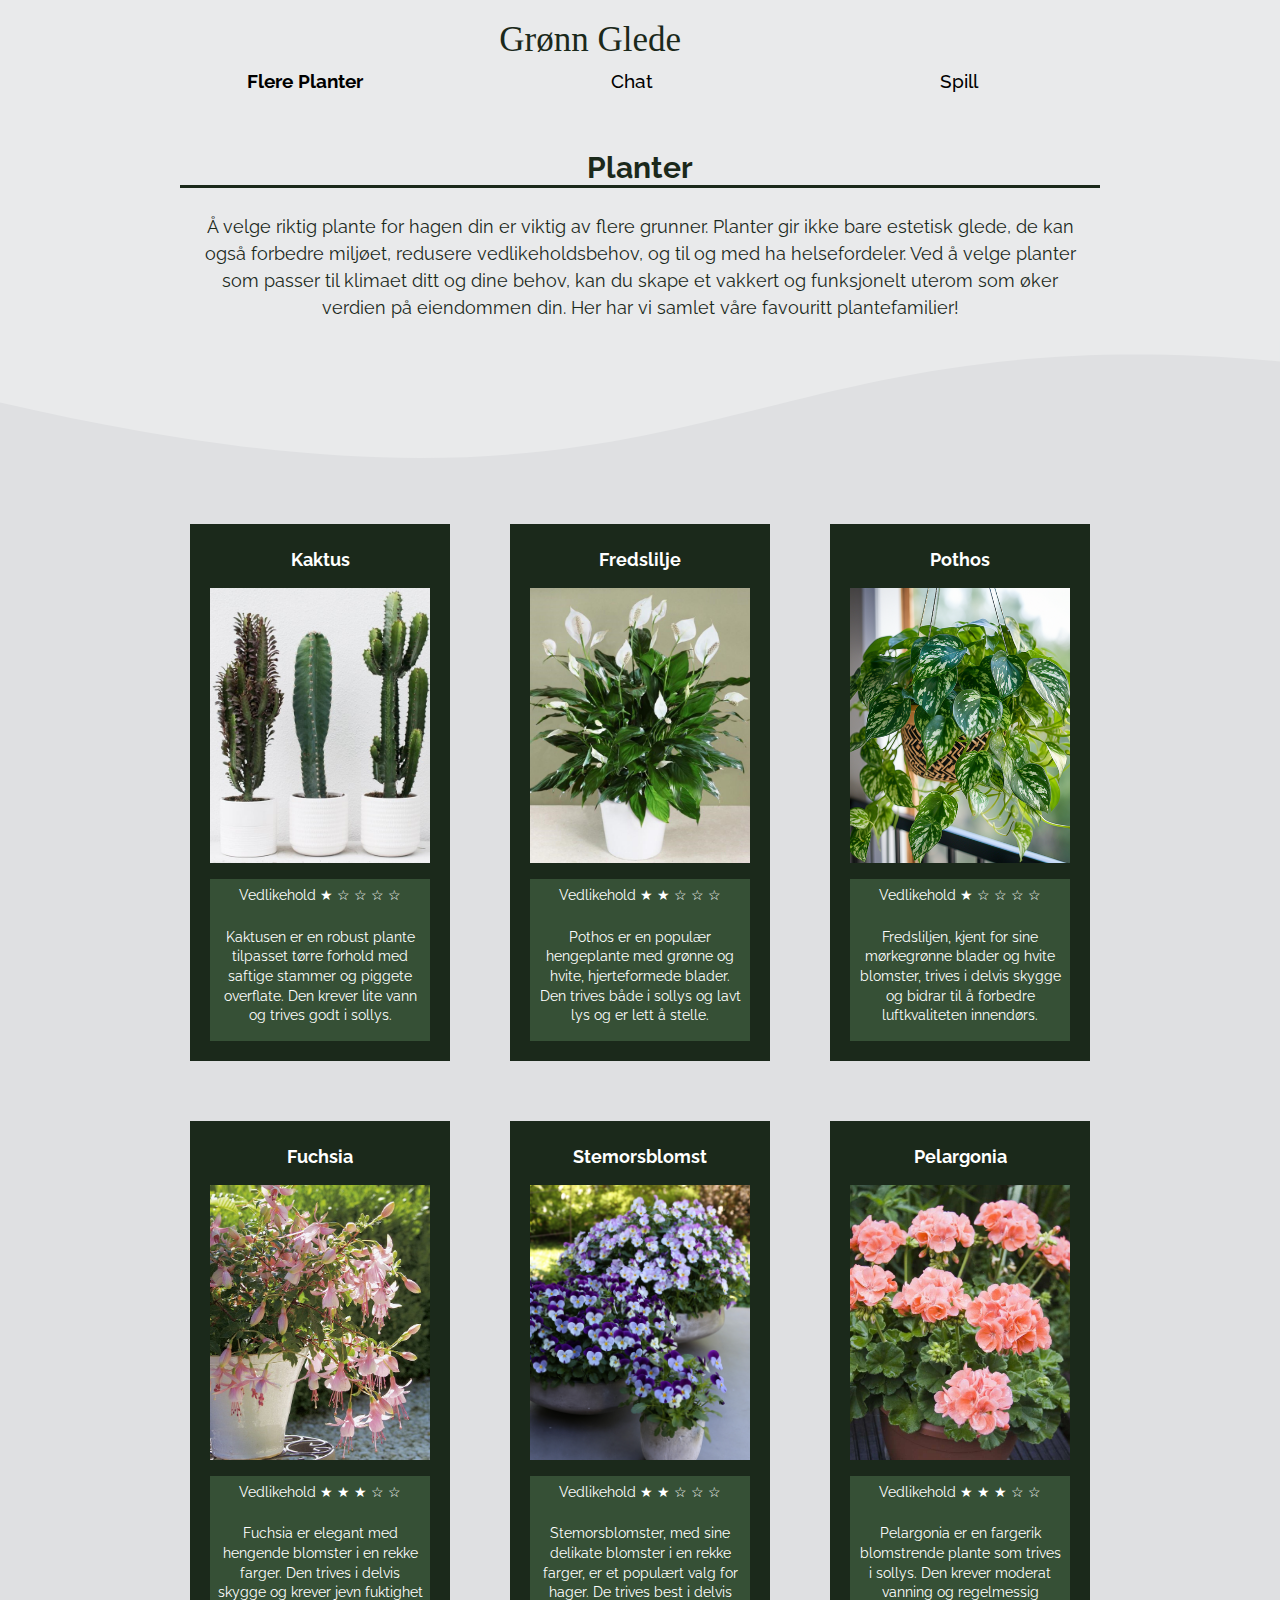
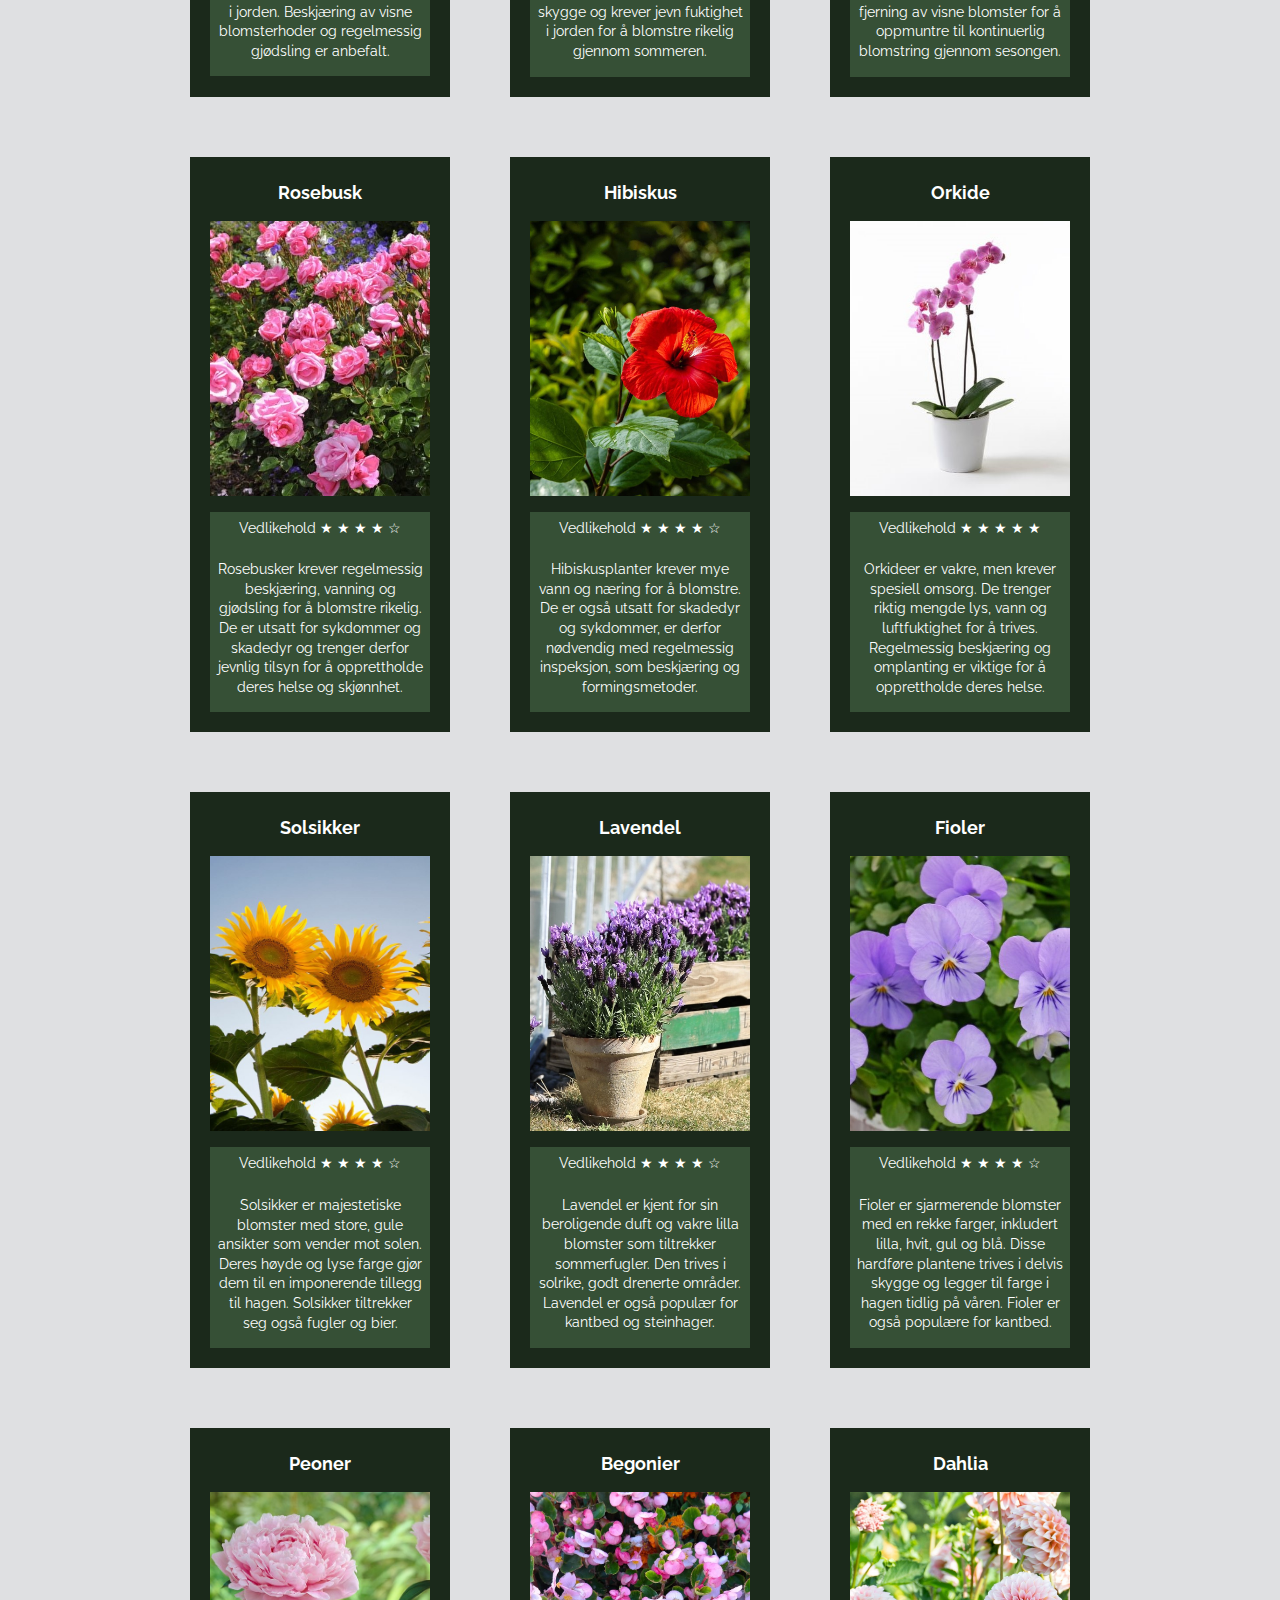
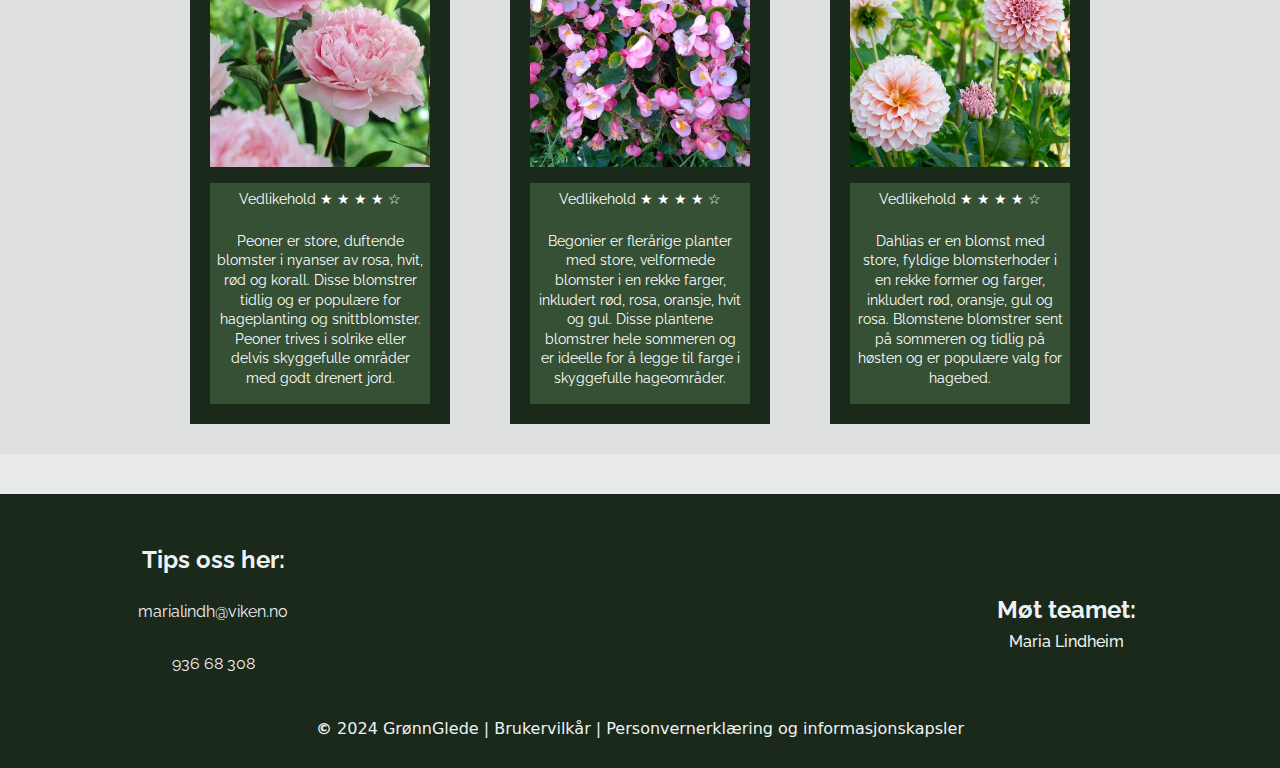
<file: flere_planter.html>
<!DOCTYPE html>
<html lang="no">
<head>
    <meta charset="UTF-8">
    <title>Grønn Glede - Flere planter</title>
    <link rel="stylesheet" href="css/css.css">
    <link rel="preconnect" href="https://fonts.googleapis.com">
    <link rel="icon" type="image/x-icon" href="favicon/favicon.ico"/>
    <link rel="preconnect" href="https://fonts.gstatic.com" crossorigin>
    <link href="https://fonts.googleapis.com/css2?family=Raleway:ital,wght@0,100..900;1,100..900&display=swap" rel="stylesheet">
    <link rel="stylesheet"href="https://cdnjs.cloudflare.com/ajax/libs/font-awesome/6.4.2/css/all.min.css" integrity="sha512-z3gLpd7yknf1YoNbCzqRKc4qyor8gaKU1qmn+CShxbuBusANI9QpRohGBreCFkKxLhei6S9CQXFEbbKuqLg0DA==" crossorigin="anonymous" referrerpolicy="no-referrer"/>
</head>
<body>

    <header id="headerplanter">
        <div class="divContainer">
          <div class="divSectionHeader"><a href="index.html"> <i class="fa-solid fa-leaf"></i> Grønn Glede</a></div>
        </div>
        <div class="divContainer3">
          <div class="divSectionOne">
            <a href="flere_planter.html"> <b>Flere Planter</b></a>
          </div>
        </div>
        <div class="divContainer4">
          <div class="divSectionTwo">
            <a href="test-thread.html">Chat</a>
          </div>
        </div>
        <div class="divContainer5">
          <div class="divSectionThree">
            <a href="spill.html">Spill</a>
          </div>
        </div>
  
        <div class="mediaQueryHeader">
          <div class="dropdown">
            <button><ion-icon name="menu"></ion-icon></button>
            <div class="dropdown-options">
              <a href="paidToSeeMorePage.html">Fake news</a>
              <a href="personvern.html">Personvern</a>
              <a href="instagram.html">Instagram</a>
              <a href="spillForside.html">Spill</a>
              <a href="omOss.html">Om oss</a>
              <a href="contact.html">Kontakt oss</a>
            </div>
          </div>
        </div>
      </header>

      <main>

        <h1 class="tittel_flere_planter">Planter</h1>
        <div class="linjePlanter"></div>
        <p class="tekst_flere_planter"> Å velge riktig plante for hagen din er viktig av flere grunner. Planter gir ikke bare estetisk glede, de kan også forbedre miljøet, redusere vedlikeholdsbehov, og til og med ha helsefordeler. Ved å velge planter som passer til klimaet ditt og dine behov, kan du skape et vakkert og funksjonelt uterom som øker verdien på eiendommen din. Her har vi samlet våre favouritt plantefamilier!
        </p>

        <section class="flere_planter_bolk">
          <svg viewBox="0 12 500 60">
            <path d="M 0 36 C 278 100 280 0 500 20 L 500 0 L 0 0" fill="rgb(233 234 235)"></path>
          </svg>
          <div class="flere_planter_div">
            <div class="planteBox1">
                <h1>Kaktus</h1>
                <img src="bilder/kaktus.jpg" alt="kaktus">
                <h3> Vedlikehold ★ ☆ ☆ ☆ ☆</h3>
                <h3> Kaktusen er en robust plante tilpasset tørre forhold med saftige stammer og piggete overflate. Den krever lite vann og trives godt i sollys. </h3>
            </div>
            <div class="planteBox1">
                <h1>Fredslilje</h1>
                <img src="bilder/fredslilje.jpg" alt="Fredslilje">
                <h3> Vedlikehold ★ ★ ☆ ☆ ☆</h3>
                <h3>  Pothos er en populær hengeplante med grønne og hvite, hjerteformede blader. Den trives både i sollys og lavt lys og er lett å stelle. </h3>
            </div>
            <div class="planteBox1">
                <h1>Pothos</h1>
                <img src="bilder/pothos3.png" alt="Pothos">
                <h3> Vedlikehold ★ ☆ ☆ ☆ ☆</h3>
                <h3>  Fredsliljen, kjent for sine mørkegrønne blader og hvite blomster, trives i delvis skygge og bidrar til å forbedre luftkvaliteten innendørs. </h3>
            </div>
          </div>
          <div class="flere_planter_div">
            <div class="planteBox1">
                <h1>Fuchsia</h1>
                <img src="bilder/fuchsia.jpg" alt="Fuchsia">
                <h3> Vedlikehold ★ ★ ★ ☆ ☆</h3>
                <h3> Fuchsia er elegant med hengende blomster i en rekke farger. Den trives i delvis skygge og krever jevn fuktighet i jorden. Beskjæring av visne blomsterhoder og regelmessig gjødsling er anbefalt. </h3>
            </div>
            <div class="planteBox1">
                <h1>Stemorsblomst</h1>
                <img src="bilder/stemors.jpg" alt="Stemors">
                <h3> Vedlikehold ★ ★ ☆ ☆ ☆</h3>
                <h3> Stemorsblomster, med sine delikate blomster i en rekke farger, er et populært valg for hager. De trives best i delvis skygge og krever jevn fuktighet i jorden for å blomstre rikelig gjennom sommeren.</h3>
            </div>
            <div class="planteBox1">
                <h1>Pelargonia</h1>
                <img src="bilder/Geranium.jpg" alt="Pelargonia">
                <h3> Vedlikehold ★ ★ ★ ☆ ☆</h3>
                <h3> Pelargonia er en fargerik blomstrende plante som trives i sollys. Den krever moderat vanning og regelmessig fjerning av visne blomster for å oppmuntre til kontinuerlig blomstring gjennom sesongen. </h3>
            </div>
          </div>
          <div class="flere_planter_div">
            <div class="planteBox1">
                <h1>Rosebusk</h1>
                <img src="bilder/ros.jpg" alt="Roser">
                <h3> Vedlikehold ★ ★ ★ ★ ☆</h3>
                <h3> Rosebusker krever regelmessig beskjæring, vanning og gjødsling for å blomstre rikelig. De er utsatt for sykdommer og skadedyr og trenger derfor jevnlig tilsyn for å opprettholde deres helse og skjønnhet. </h3>
            </div>
            <div class="planteBox1">
                <h1>Hibiskus</h1>
                <img src="bilder/hibisk.jpg" alt="Hibiskus">
                <h3> Vedlikehold ★ ★ ★ ★ ☆</h3>
                <h3>  Hibiskusplanter krever mye vann og næring for å blomstre. De er også utsatt for skadedyr og sykdommer, er derfor nødvendig med regelmessig inspeksjon, som beskjæring og formingsmetoder.</h3>
            </div>
            <div class="planteBox1">
                <h1>Orkide</h1>
                <img src="bilder/orkide.jpg" alt="Orkide">
                <h3> Vedlikehold ★ ★ ★ ★ ★</h3>
                <h3> Orkideer er vakre, men krever spesiell omsorg. De trenger riktig mengde lys, vann og luftfuktighet for å trives. Regelmessig beskjæring og omplanting er viktige for å opprettholde deres helse. </h3>
            </div>
          </div>
          <div class="flere_planter_div">
            <div class="planteBox1">
                <h1>Solsikker</h1>
                <img src="bilder/solsikke.jpg" alt="solsikke">
                <h3> Vedlikehold ★ ★ ★ ★ ☆</h3>
                <h3> Solsikker er majestetiske blomster med store, gule ansikter som vender mot solen. Deres høyde og lyse farge gjør dem til en imponerende tillegg til hagen. Solsikker tiltrekker seg også fugler og bier. </h3>
            </div>
            <div class="planteBox1">
              <h1>Lavendel</h1>
              <img src="bilder/lavendel.jpg" alt="lavendel">
              <h3> Vedlikehold ★ ★ ★ ★ ☆</h3>
              <h3> Lavendel er kjent for sin beroligende duft og vakre lilla blomster som tiltrekker sommerfugler. Den trives i solrike, godt drenerte områder. Lavendel er også populær for kantbed og steinhager. </h3>
            </div>
            <div class="planteBox1">
              <h1>Fioler</h1>
              <img src="bilder/fioler.jpg" alt="fioler">
              <h3> Vedlikehold ★ ★ ★ ★ ☆</h3>
              <h3> Fioler er sjarmerende blomster med en rekke farger, inkludert lilla, hvit, gul og blå. Disse hardføre plantene trives i delvis skygge og legger til farge i hagen tidlig på våren. Fioler er også populære for kantbed. </h3>
            </div>
          </div>
          <div class="flere_planter_div">
            <div class="planteBox1">
              <h1>Peoner</h1>
              <img src="bilder/peon.jpg" alt="Peoner">
              <h3> Vedlikehold ★ ★ ★ ★ ☆</h3>
              <h3> Peoner er store, duftende blomster i nyanser av rosa, hvit, rød og korall. Disse blomstrer tidlig og er populære for hageplanting og snittblomster. Peoner trives i solrike eller delvis skyggefulle områder med godt drenert jord.  </h3>
            </div>
            <div class="planteBox1">
              <h1>Begonier</h1>
              <img src="bilder/begonier.jpg" alt="begonier">
              <h3> Vedlikehold ★ ★ ★ ★ ☆</h3>
              <h3> Begonier er flerårige planter med store, velformede blomster i en rekke farger, inkludert rød, rosa, oransje, hvit og gul. Disse plantene blomstrer hele sommeren og er ideelle for å legge til farge i skyggefulle hageområder. </h3>
            </div>
            <div class="planteBox1">
              <h1>Dahlia</h1>
              <img src="bilder/dahlia.jpg" alt="Dahlia">
              <h3> Vedlikehold ★ ★ ★ ★ ☆</h3>
              <h3> Dahlias er en blomst med store, fyldige blomsterhoder i en rekke former og farger, inkludert rød, oransje, gul og rosa. Blomstene blomstrer sent på sommeren og tidlig på høsten og er populære valg for hagebed. </h3>
            </div>
          </div>
        </section>
         
      </main>

      <footer id="footer">
        <div class="tipsOssFooter">
          <div><h2>Tips oss her:</h2></div>
          <div id="mail">
            <i class="fa-regular fa-envelope"></i> marialindh@viken.no
          </div>
          <div id="tlf"><i class="fa-solid fa-phone"></i> 936 68 308</div>
        </div>
        <div class="logofooter">
            <i class="fa-solid fa-leaf"></i>
        </div>
        <div class="omTeametFooter">
          <h2>Møt teamet:</h2>
          <h3>Maria Lindheim</h3>
        </div>
        <div id="bunntekstFooter">
          <p>
            <b>©</b> 2024 GrønnGlede | Brukervilkår | Personvernerklæring og informasjonskapsler
          </p>
        </div>
      </footer>

      <button onclick="topFunction()" id="tilbakeToppKnapp" title="Tilbake til toppen"><i class="fa-solid fa-arrow-up"></i></button>

    <script src="js/tilbakeTilToppen.js"></script>
</body>
</html>
</file>
<file: css/css.css>
@import url('https://fonts.googleapis.com/css2?family=Raleway:ital,wght@0,100..900;1,100..900&family=Rubik:ital,wght@0,300..900;1,300..900&display=swap');

:root {
    --green-dark: #1b291b;
    --green-light: #3b563bdd;
    --white: rgb(247, 248, 243);
    --background-white: rgb(233 234 235);
    --background-darker-white: rgb(223 224 226);
  } 
  
body, html {
    font-family: "Raleway", sans-serif;
    text-align: center;
    position: relative;
    height: 100%;
    width: 100%;
    background-color: var(--background-white);
}

* {
    padding: 0;
    margin: 0;
    box-sizing: border-box;
  }


/* Header */
header {
    background-color: transparent;
    height: 104px;
    display: grid;
    transition: 1.5s;
    grid-template-columns: 150px 1fr 1fr 1fr 150px;
    grid-template-rows: 4fr 2fr 1fr;
    justify-content: right;
    align-items: center;
    font-size: 25px;
    position: fixed;
    width: 100%;
    padding-top: 20px;
    padding-bottom: 30px;
    z-index: 2;
  }
  
  header a {
    text-decoration: none;
    color: var(--dark-grey);
  }
  
  .divSectionOne,
  .divSectionTwo,
  .divSectionThree,
  .divSectionFour {
    font-weight: 400;
  }
  .divSectionOne:hover,
  .divSectionTwo:hover,
  .divSectionThree:hover,
  .divSectionFour:hover {
    font-weight: bold;
  }
  
  .divSectionHeader {
    font-weight: bold;
  }
  
  .divContainer {
    display: flex;
    justify-content: space-around;
    flex-direction: row;
    margin-right: 10%;
    gap: 10px;
    padding-bottom: 10px;
    grid-column: 3/4;
    font-family: serif;
    font-size: 35px;
    color: var(--green-dark);
    width: 227px;
  }
  
  .divContainer2 {
    display: flex;
    flex-direction: row;
    margin-right: 5%;
    gap: 10px;
    grid-column: 5/6;
    grid-row: 1/2;
  }
  
  .moonIconContainer {
    display: flex;
    justify-content: center;
    align-items: center;
  }
  
  .divContainer3 {
    display: flex;
    flex-direction: row;
    margin-right: 5%;
    gap: 10px;
    grid-row: 2/3;
    grid-column: 2/3;
    font-size: 19px;
    justify-content: center;
  }
  
  .divContainer4 {
    display: flex;
    flex-direction: row;
    margin-right: 5%;
    gap: 10px;
    grid-row: 2/3;
    grid-column: 3/4;
    font-size: 19px;
    justify-content: center;
  }
  
  .divContainer5 {
    display: flex;
    flex-direction: row;
    margin-right: 5%;
    gap: 10px;
    grid-row: 2/3;
    grid-column: 4/5;
    font-size: 19px;
    justify-content: center;
  }
  
  .divContainer6 {
    display: flex;
    flex-direction: row;
    margin-right: 5%;
    gap: 10px;
    grid-row: 2/3;
    grid-column: 5/6;
    font-size: 19px;
    justify-content: center;
  }
  
  .btnLogin-popup {
    font-size: 15px;
    border-radius: 2em;
    padding: 10px;
    background-color: var(--dark-grey);
    color: var(--green-dark);
    font-weight: 600;
    cursor: pointer;
  }
  
  .mediaQueryHeader {
    display: none;
  }

/* Logg inn*/
  .wrapper {
    position: relative;
    width: 440px;
    height: 400px;
    margin: 0 auto;
    background: transparent;
    border: 2px solid rgba(255, 255, 255, 0.5);
    border-radius: 20px;
    backdrop-filter: blur(20px);
    display: flex;
    justify-content: center;
    align-items: center;
    overflow: hidden;
    transform: scale(0);
    transition: transform 0.2s ease, height 0.2s ease;
    grid-column: 2/3;
    position: fixed;
    margin-inline: 35vw;
    margin-block: 20vh;
  }
  
  .wrapper.active-popup {
    transform: scale(1);
    transform: scale(1);
    z-index: 100;
    position: fixed;
    display: flex;
  
    margin-inline: 35vw;
    margin-block: 20vh;
  }
  
  .wrapper.active {
    height: 520px;
  }
  
  .wrapper .form-box {
    width: 100%;
    padding: 40px;
  }
  
  .wrapper .form-box.login {
    transition: transform 0.18s ease;
    transform: translateX(0);
  }
  
  .wrapper.active .form-box.login {
    transition: none;
    transform: translateX(-400px);
  }
  
  .wrapper .form-box.register {
    position: absolute;
    transition: none;
    transform: translateX(400px);
  }
  
  .wrapper.active .form-box.register {
    transition: transform 0.18s ease;
    transform: translateX(0);
  }
 
  .wrapper .icon-close {
    position: absolute;
    top: 6px;
    right: 6px;
    width: 45px;
    height: 45px;
    font-size: 2em;
    color: black;
    display: flex;
    justify-content: center;
    align-items: center;
    border-bottom-left-radius: 20px;
    cursor: pointer;
    z-index: 1;
  }
  
  .form-box h2 {
    font-size: 2em;
    color: var(--dark-grey);
    text-align: center;
  }
  
  .input-box {
    position: relative;
    width: 100%;
    height: 50px;
    border-bottom: 2px solid black;
    margin: 30px 0;
  }
  
  .input-box label {
    position: absolute;
    top: 50%;
    left: 5px;
    transform: translateY(-50%);
    font-size: 1em;
    color: var(--dark-grey);
    font-weight: 500;
    pointer-events: none;
    transition: 0.5s;
  }
  
  .input-box input:focus ~ label,
  .input-box input:valid ~ label {
    top: -5px;
  }
  
  .input-box input {
    width: 100%;
    height: 100%;
    background: transparent;
    border: none;
    outline: none;
    font-size: 1em;
    color: var(--dark-grey);
    font-weight: 600;
    padding: 0 35px 0 5px;
  }
  
  .input-box .icon {
    position: absolute;
    right: 8px;
    font-size: 1.2em;
    color: var(--dark-grey);
    line-height: 57px;
  }
  
  .remember-forgot {
    font-size: 0.9em;
    color: var(--dark-grey);
    font-weight: 500;
    margin: -15px 0 15px;
    display: flex;
    justify-content: space-between;
  }
  
  .remember-forgot label input {
    accent-color: var(--dark-grey);
    margin-right: 3px;
  }
  
  .remember-forgot a {
    color: var(--dark-grey);
    text-decoration: none;
  }
  
  .remember-forgot a:hover {
    text-decoration: underline;
  }
  
  .btn {
    width: 100%;
    height: 45px;
    background: var(--dark-grey);
    border: none;
    outline: none;
    border-radius: 6px;
    cursor: pointer;
    font-size: 1em;
    font-weight: 500;
  }

  .btn:hover{
    color: rgb(71, 70, 70);

  }
  
  .login-register {
    font-size: 0.9em;
    color: var(--dark-grey);
    text-align: center;
    font-weight: 500;
    margin: 25px 0 10px;
  }
  
  .login-register p a {
    color: var(--dark-grey);
    text-decoration: none;
    font-weight: 600;
  }
  
  .login-register p a:hover {
    text-decoration: underline;
  }
  
  .icon {
    display: block;
  }

  
/*thread*/

.main_thread{
  display: flex;
  flex-direction: column;
  align-items: center;
  justify-content: center;
  width: 100%;
  padding-top: 100px;
}

p{
    line-height: 1.5;
}

a{
    cursor: pointer;
    text-decoration: none;
    font-weight: 500;
}
button{
    cursor: pointer;
}
button:hover{
    filter: saturate(80%);
}
.bu-primary{
    background-color: var(--Moderate-blue);
    color: var(--White);
    border: none;
    padding: .75rem 1.5rem;
    border-radius: 4px;
    font-size: 14px;
}

.bu-primary:hover{
  background-color: var(--background-darker-white);
}


.comment-section{
    padding: 0 1rem;
}
.container{
    border-radius: 8px;
    padding: 1.5rem;
    background-color: var(--White);
}
.comments-wrp {
    display: flex;
    flex-direction: column;
}
.comment-section{
    max-width: 75ch;
    margin: auto;
    margin-top: 1rem;
}
.comment{
    margin-bottom: 1rem;
    display: grid;
    grid-template-areas: 
        "score user controls"
        "score comment comment"
        "score comment comment"
    ;
    grid-template-columns: auto 1fr auto;
    gap: 1.5rem;
    row-gap: 1rem;
    color: var(--Grayish-Blue);
}

.c-score{
    color: var(--Moderate-blue);
    font-weight: 500;
    grid-area: score;
    display: flex;
    align-items: center;
    flex-direction: column;
    gap: 1rem;
    padding: .75rem;
    padding-top: .5rem;
    width: 1rem;
    box-sizing: content-box;
    background-color: var(--Very-light-gray);
    border-radius: 8px;
    align-self: flex-start;
}
.score-control{
    width: 100%;
    cursor: pointer;
    object-fit: scale-down;
}
.c-text{
    grid-area: comment;
    width: 100%;
    text-align: left;
}
.c-user{
    width: 100%;
    grid-area: user;
    display: flex;
    gap: 1rem;
    align-items: center;
}

.usr-name{
    color: var(--Dark-blue);
    font-weight: 700;
}
.usr-img{
    height: 2rem;
    width: 2rem;
}

.c-controls{
    display: flex;
    gap: 1rem;
    color: var(--Moderate-blue);
    grid-area: controls;
    align-self: center;
    justify-self: flex-end;
}
.c-controls a{
    align-items: center;
}
.edit , .reply{
    color: var(--Moderate-blue);
}
.edit{
    display: none;
}
.delete{
    color: var(--Soft-Red);
    display: none;
}
.control-icon{
    margin-right: .5rem;
}

.replies{
    display: flex;
    margin-left: 2.5rem;
    padding-left: 2.4rem;
    border-left: 1px solid var(--Light-grayish-blue);
}

.reply-to{
    color: var(--Moderate-blue);
    font-weight: 500;
}

.reply-input{
    display: grid;
    margin-bottom: 1rem;
    grid-template-areas: "avatar input button";
    grid-template-columns: min-content auto min-content;
    justify-items: center;
    gap: 1rem;
    min-height: 9rem;
}
.reply-input img{
    grid-area: avatar;
    height: 2.5rem;
    width: 2.5rem;
}
.reply-input button{
    grid-area: button;
    align-self: flex-start;
}
.reply-input textarea{
    grid-area: input;
    padding: 1rem;
    width: 100%;
    border: 1px solid var(--Light-gray);
    border-radius: 4px;
    resize: none;
}

.this-user .usr-name::after{
    font-weight: 400;
    content: "Deg";
    color: var(--White);
    background-color: var(--Moderate-blue);
    padding: 0 .4rem;
    padding-bottom: .2rem;
    font-size: .8rem;
    margin-left: .5rem;
    border-radius: 2px;
}

.this-user .reply{
    display: none;
}
.this-user .edit , .this-user .delete{
    display: flex;
}


/* hero */

.hero {
    padding: 220px 0px 10px 0px;
    background-color: #a49e94ff;
    height: 74vh;
    background-position: center;
    background-repeat: no-repeat;
    background-size: cover;
    box-shadow: inset 13px -418px 216px -38px #6f806d70;
    display: flex;
    flex-direction: column;
    align-items: center;
    background-image: url("../bilder/flowerfield.jpg");
  }
  
  .hero p {
    font-size: 36px;
    font-weight: 500;
    padding: 0px 20px 20px 20px;
  }
  
  .hero a {
    z-index: 1;
    text-decoration: none;
    font-size: 23px;
    background-color: var(--green-dark);
    padding: 15px;
    color: whitesmoke;
    margin: 20px;
    margin-top: 80px;
    border-radius: 5px;
  }
  
  .hero a:hover {
    background-color: #1b291b63;
    transition: 0.8s;
  }
  
  .knappPersonvern a {
    color: var(--white);
    text-decoration: none;
    border: 3px solid var(--white);
    padding: 9px;
    margin: 25px;
    font-size: 25px;
    font-weight: 400;
    border-radius: 5px;
    background-color: #c1c1c200;
  }
  
  .knappPersonvern a:hover {
    background-color: var(--dark-grey);
    transition: 0.5s;
  }

/*forside*/

main{
    display: flex;
    flex-direction: column;
    align-items: center;
    justify-content: center;
    width: 100%;
}


.section1 {
    grid-column: 2/4;
    text-align: center;
    padding: 45px 250px 60px 250px;
  }
  
  .section1 h1 {
    color: var(--green);
    font-size: 40px;
    padding-bottom: 15px;
    font-weight: 300;
    
  }
  
  .section1 h2 {
    color: var(--dark-grey);
    font-size: 25px;
    padding-top: 5px;
  }
  
  .linjeHero{
    background-color: var(--green-dark);
    height: 3px;
    width: 100%;
    margin-bottom: 15px;
  }
  
  .section1 p {
    font-size: 20px;
    line-height: 2;
  }

  .tittel_hideOgVis{
    font-size: 28px;
    padding: 10px;
    color: var(--green-dark);
  }

  .section2{
    background-color: var(--background-darker-white);
    width: 100%;
  }

  .linjeHideOgVis{
    background-color: var(--green-dark);
    height: 2px;
    width: 100%;
    margin-bottom: 15px;
  }

  #hideOgVis1{
    display: none;
    width: 100%;
    padding: 10px 170px 0px;
  }

  #startTekstHide1:hover{
    cursor: pointer; 
    color:#517751 ;
  }

  #startTekstHide1{
    padding: 20px;
    font-size: 23px;
    color: #6ea16e;
  }

  #hideOgVis2{
    display: none;
    width: 100%;
  }

  #startTekstHide2:hover{
    cursor: pointer; 
    color: rgb(45, 96, 45);
  }

  #startTekstHide2{
    padding: 20px;
    font-size: 23px;
    color: rgb(68 128 68);
  }
  
  #hideOgVis3{
    display: none;
    width: 100%;
  }

  #startTekstHide3:hover{
    cursor: pointer; 
    color: #063506;
  }

  #startTekstHide3{
    padding: 20px;
    font-size: 23px;
    color: #095209;
  }

  .planteBox{
    background-color: var(--green-dark);
    width: 260px;
    text-align: center;
    padding: 20px;
    color: #fff;
    display: flex;
    flex-direction: column;
    justify-content: center;
  }

  .planteBox img{
    margin-bottom: 16px;
    margin-top: 13px;

  }

  .planteBox h1{
    font-size: 18px;
    padding: 5px;
  }  

  .planteBox h3{
    font-size: 14px;
    padding: 7px;
    background-color: var(--green-light);
    font-weight: 400;
    line-height: 1.4;
  }  

  .hideogVisflexbox{
    display: flex;
    justify-content: space-between;
    margin-bottom: 50px;
  }

  .section3{
    padding: 45px 250px 60px 250px;
  }

  .chatBoxForside{
    border-radius: 10px;
    background-color: #9ee0de;
    display: flex;
    text-align: center;
    justify-content: center;
    padding: 20px;
    width: 100%;
    flex-direction: row;
  }

  .chatBoxForside:hover{
    box-shadow: 0px 0px 3px 0px #0000006b;
  }

  .chatBoxForside img{
    width: 300px;
  }

  .chatBoxIndreTekst{
    padding: 10px;
    color: var(--green-dark);
  }

  .chatStorTekst{
    font-size: 28px;
    padding: 10px;
  }

  .chatLitenTekst{
    font-size: 18px;
    line-height: 1.7;
  }

  .spillBoxForside{
    border-radius: 10px;
    background-color:var(--background-darker-white);
    text-align: center;
    justify-content: center;
    padding: 40px;
    padding-bottom: 20px;
    margin: 20px;
    width: 370px;
    display: flex;
    flex-direction: column;
    align-items: center;
  }

  .spillBoxForside img{
    width: 275px;
    margin: 10px;
    margin-bottom: 20px;
  }

  .spillBoxForside:hover{
    box-shadow: 0px 0px 3px 0px #0000006b;
  }

  .spillBoxForside h1{
    color: var(--green-dark);
    font-size: 24px;
  }

  .spillBoxForside h3{
    color: var(--green-dark);
    font-size: 17px;
    padding: 10px;
    line-height: 1.5;
  }

  .planteBoxForside{
    align-items: center;
    border-radius: 10px;
    margin: 20px;
    background-color:var(--background-darker-white);
    text-align: center;
    justify-content: center;
    padding: 40px;
    padding-bottom: 30px;
    width: 370px;
    display: flex;
    flex-direction: column;
  }

  .planteBoxForside img{
    width: 275px;
    margin: 10px;
    margin-bottom: 20px;
  }

  .planteBoxForside:hover{
    box-shadow: 0px 0px 3px 0px #0000006b;
  }

  .planteBoxForside h1{
    color: var(--green-dark);
  }

  .planteBoxForside h3{
    color: var(--green-dark);
    font-size: 17px;
    padding-top: 10px;
    line-height: 1.5;
  }

  .section4{
    display: flex;
    flex-direction: row;
    padding: 45px 0px 60px 0px;

  }

  /* Footer */

#footer {
    background-color: var(--green-dark);
    color: #edf2f4;
    display: grid;
    grid-template-rows: 2fr 1fr;
    grid-template-columns: 1fr 1fr 1fr;
    align-items: center;
    justify-items: center;
    padding-top: 40px;
    margin-top: 40px;
  }

  .footerLogo {
    display: grid;
    z-index: 1;
  }
  
  .logofooter {
    font-size: 140px;
  }
  
  #bunntekstFooter {
    grid-column: 1/4;
  }
  
  #bunntekstFooter p {
    font-family: system-ui, -apple-system, BlinkMacSystemFont, "Segoe UI";
  }
  .omTeametFooter {
    margin-top: 30px;
  }
  
  .omTeametFooter h3 {
    line-height: 35px;
    font-weight: 500;
    font-size: 16px;
  }
  
  .tipsOssFooter {
    line-height: 52px;
  }

  /* knapp tilbake til toppen*/

  #tilbakeToppKnapp {
    display: none; 
    position: fixed; 
    bottom: 20px; 
    right: 30px; 
    z-index: 99; 
    border: none; 
    outline: none; 
    background-color: rgb(124 170 203); 
    color: white; 
    cursor: pointer; 
    padding: 15px; 
    padding-left: 19px;
    padding-right: 19px;
    font-size: 20px; 
  }
  
  #tilbakeToppKnapp:hover {
    background-color: rgb(99, 122, 138); 
  }


@media screen and (max-width:640px) {
    .container{
        padding: .75rem;
    }
    .replies{
        padding-left: 1rem;
        margin-left: .5rem;
    }
    .comment{
        grid-template-areas: 
            "user user user"
            "comment comment comment"
            "score ... controls"
        ;

        gap: .5rem;
    }
    .c-score{
        flex-direction: row;
        width: auto;
    }
    .reply-input{
        grid-template-areas: 
            "input input input"
            "avatar ... button"
        ;
        grid-template-rows: auto min-content;
        align-items: center;
        gap: .5rem;
    }
    .reply-input img{
        height: 2rem;
        width: 2rem;
    }
    .reply-input textarea{
        height: 6rem;
        padding: .5rem;
        align-self: stretch;
    }
}


.modal-wrp{
    position: fixed;
    top: 0;
    left: 0;
    height: 100%;
    width: 100%;
    display: flex;
    align-items: center;
    justify-content: center;
    background-color: rgba(0,0,0,.3);
}

.modal{
    padding: 1.5rem;
    max-width: 32ch;
    display: grid;
    gap: 1rem;
    grid-template-areas: 
    "heading heading"
    "body body"
    "no yes";
}

.invisible{
    display: none;
}

.modal h3{
    grid-area: heading;
    color: var(--Dark-blue);
}
.modal button{
    color: var(--White);
    padding: .75rem;
    border-radius: 8px;
    border: none;
    font-weight: 500;
}
.modal p{
    grid-area: body;
    color: var(--Grayish-Blue);
    line-height: 1.5;
}
.modal .yes{
    grid-area: yes;
    background-color: var(--Soft-Red);
}
.modal .no{
    background-color: var(--Grayish-Blue);
    grid-area: no;
}

/* flere planter side*/

.flere_planter_bolk{
  display: flex;
  flex-direction: column;
  width: 100%;
  align-items: center;
  background-color: var(--background-darker-white);
}

.planteBox1{
  background-color: var(--green-dark);
  width: 260px;
  text-align: center;
  padding: 20px;
  color: #fff;
  display: flex;
  flex-direction: column;
  justify-content: center;
  margin: 30px;
}

.planteBox1 img{
  margin-bottom: 16px;
  margin-top: 13px;

}

.planteBox1 h1{
  font-size: 18px;
  padding: 5px;
}  

.planteBox1 h3{
  font-size: 14px;
  padding: 7px;
  background-color: var(--green-light);
  font-weight: 400;
  line-height: 1.4;
  padding-bottom: 15px;
} 

.tittel_flere_planter{
  font-size: 30px;
  color: var(--green-dark);
  margin-top: 150px;
}

.linjePlanter{
  background-color: var(--green-dark);
  height: 2.5px;
  width: 71.8%;
  align-self: center;
  margin-bottom: 15px;
}

#headerplanter{
  background-color: var(--background-white);
  height: 104px;
  display: grid;
  transition: 1.5s;
  grid-template-columns: 150px 1fr 1fr 1fr 150px;
  grid-template-rows: 4fr 2fr 1fr;
  justify-content: right;
  align-items: center;
  font-size: 25px;
  position: fixed;
  width: 100%;
  padding-top: 20px;
  padding-bottom: 30px;
  z-index: 2;
}

#headerplanter a {
  text-decoration: none;
  color: var(--dark-grey);
}

.flere_planter_div{
  display: flex;
  z-index: 1;
}

.tekst_flere_planter{
  color: var(--green-dark);
  line-height: 1.5;
  padding: 10px 200px 20px 200px;
  font-size: 18px;
}
</file>
